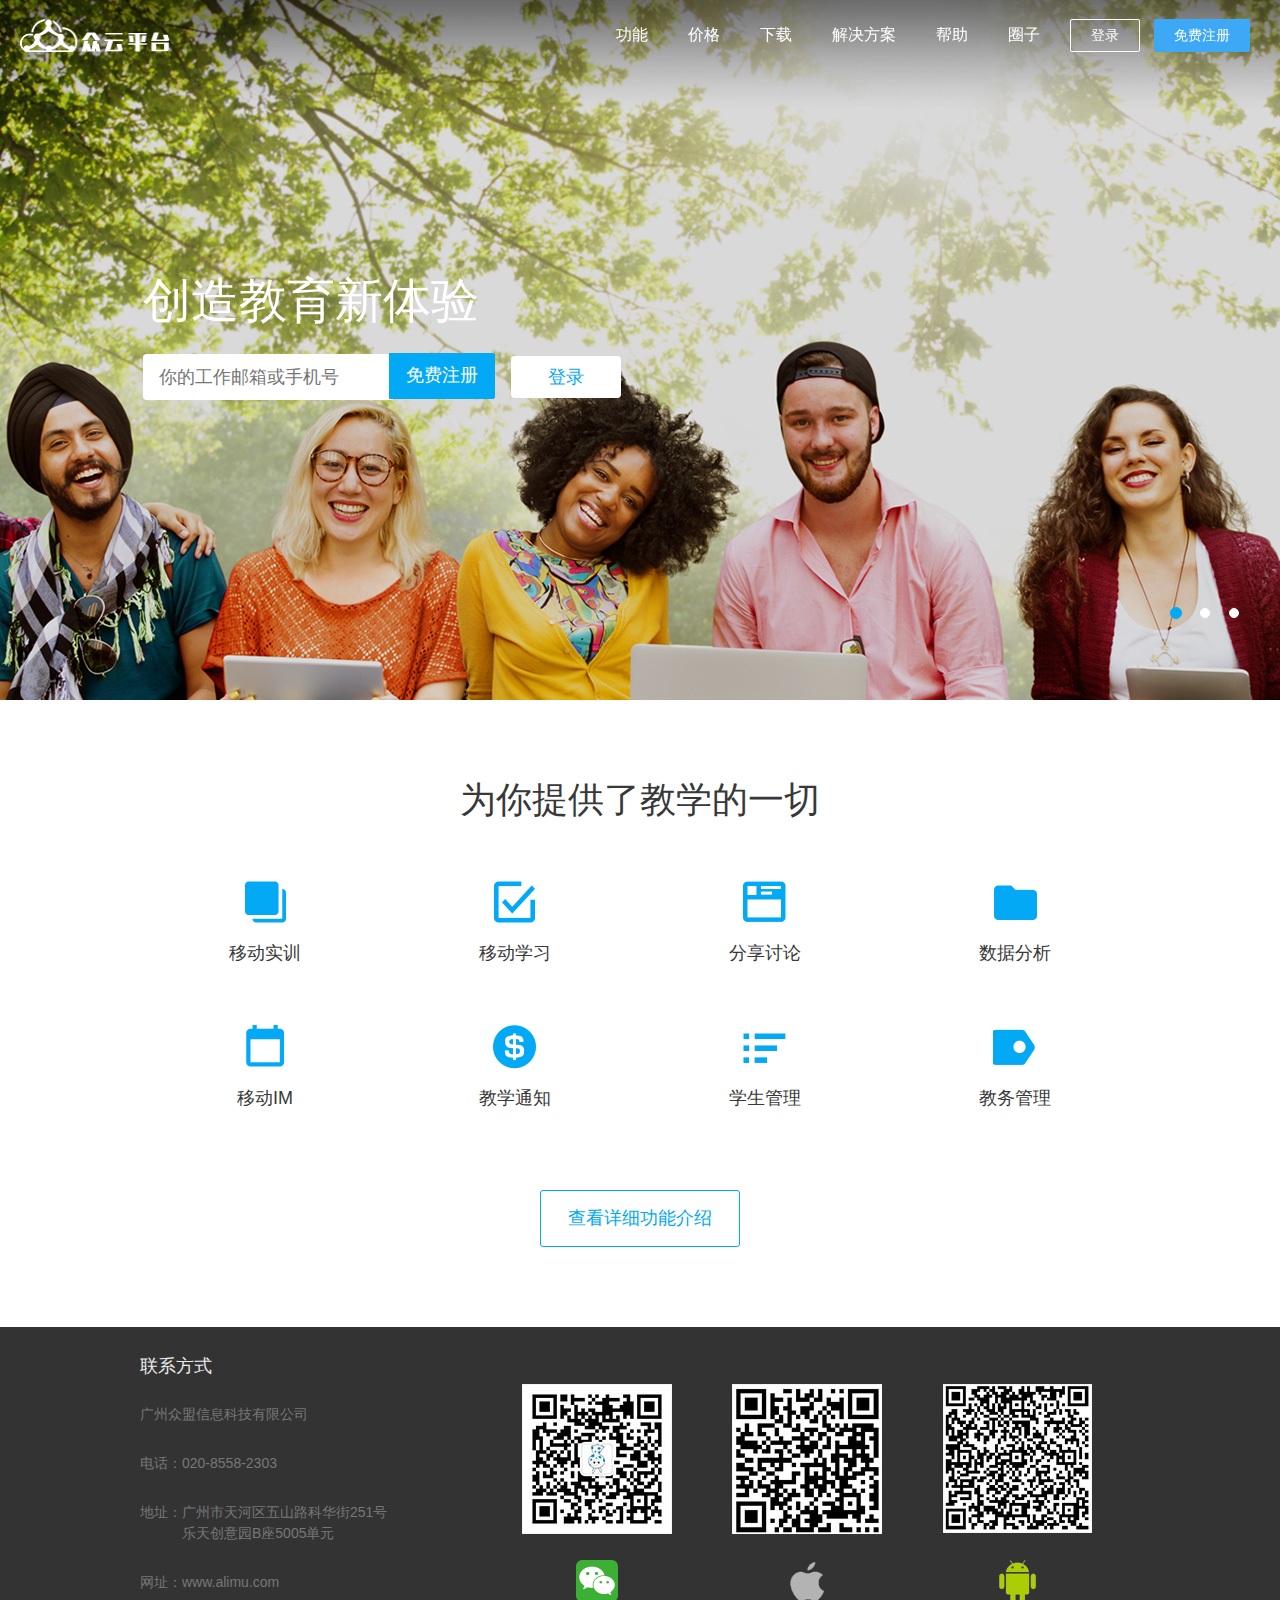
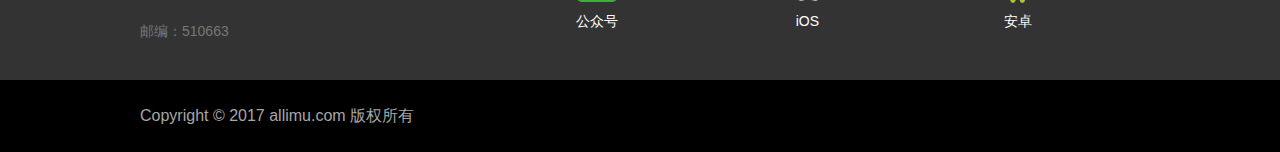
<file: index.html>
<!DOCTYPE html>
<html>

	<head>
		<meta charset="utf-8" />
		<meta http-equiv="X-UA-Compatible" content="IE=edge">
		<meta name="viewport" content="width=device-width, initial-scale=1">
		<title></title>
		<link rel="stylesheet" type="text/css" href="css/bootstrap.min.css" />
		<link rel="stylesheet" type="text/css" href="css/reset.css" />
		<link rel="stylesheet" type="text/css" href="css/common.css" />
		<link rel="stylesheet" type="text/css" href="css/index.css" />
		<!-- HTML5 shim and Respond.js for IE8 support of HTML5 elements and media queries -->
		<!-- WARNING: Respond.js doesn't work if you view the page via file:// -->
		<!--[if lt IE 9]>
	      <script src="https://cdn.bootcss.com/html5shiv/3.7.3/html5shiv.min.js"></script>
	      <script src="https://cdn.bootcss.com/respond.js/1.4.2/respond.min.js"></script>
	    <![endif]-->
	</head>

	<body>
		<header class="header transparent">
			<div class="header-container">
				<div class="navbar">
					<div class="navbar-header">
						<a class="navbar-brand" href="index.html"></a>
					</div>
					<div class="navbar-collapse clearfloat">
						<ul class="navbar-button">
							<li>
								<a class="login" href="login.html">登录</a>
							</li>
							<li>
								<a class="signup" href="register.html"><span>免费注册</span></a>
							</li>
						</ul>
						<ul class="navbar-nav">
							<li>
								<a href="">功能</a>
							</li>
							<li>
								<a href="">价格</a>
							</li>
							<li>
								<a href="downapp.html">下载</a>
							</li>
							<li>
								<a href="">解决方案</a>
							</li>
							<li>
								<a href="">帮助</a>
							</li>
							<li>
								<a href="">圈子</a>
							</li>
						</ul>
					</div>
				</div>
			</div>
		</header>
		<div class="main">
			<div class="jumbotron">
				<div class="ad_wrap">
					<div id="carousel-example-generic" class="carousel slide" data-ride="carousel">
						<!-- Indicators -->
						<ol class="carousel-indicators">
							<li data-target="#carousel-example-generic" data-slide-to="0" class="active"></li>
							<li data-target="#carousel-example-generic" data-slide-to="1"></li>
							<li data-target="#carousel-example-generic" data-slide-to="2"></li>
						</ol>
						<!-- Wrapper for slides -->
						<div class="carousel-inner" role="listbox">
							<div class="item active">
								<div class="img_wrap img1"></div>
							</div>
							<div class="item">
								<div class="img_wrap img2"></div>
							</div>
							<div class="item">
								<div class="img_wrap img3"></div>
							</div>
						</div>
					</div>
					<!--轮播图结束-->
				</div>
				<div class="container">
					<div class="intro">
						<h1 class="title slogan">创造教育新体验</h1></div>
					<div class="input-button-group">
						<input class="input-lg username" placeholder="你的工作邮箱或手机号" type="text">
						<a href="register.html" class="btn btn-primary btn-lg free-signup" >免费注册</a>
					</div>
					<a href="login.html" class="big-login">登录</a>
				</div>
			</div>
			<div class="features">
				<div>
					<h1 class="title">为你提供了教学的一切</h1>
					<div class="feature_cont">
						<div class="feature_wrap">
							<div class="feature-icon project"></div>
							<h4>移动实训</h4>
						</div>
						<div class="feature_wrap">
							<div class="feature-icon task"></div>
							<h4>移动学习</h4>
						</div>
						<div class="feature_wrap">
							<div class="feature-icon wall"></div>
							<h4>分享讨论</h4>
						</div>
						<div class="feature_wrap">
							<div class="feature-icon file"></div>
							<h4>数据分析</h4>
						</div>
						<div class="feature_wrap">
							<div class="feature-icon event"></div>
							<h4>移动IM</h4>
						</div>
						<div class="feature_wrap">
							<div class="feature-icon bookkeeping"></div>
							<h4>教学通知</h4>
						</div>
						<div class="feature_wrap">
							<div class="feature-icon news"></div>
							<h4>学生管理</h4>
						</div>
						<div class="feature_wrap">
							<div class="feature-icon review"></div>
							<h4>教务管理</h4>
						</div>
					</div>
					<div class="ghost_wrap">
						<a href="" class="ghost">查看详细功能介绍</a>
					</div>
				</div>
			</div>
		</div>
		<footer class="site-footer">
			<div class="container">
				<div class="footer-nav">
					<div class="left">
						<h4>联系方式</h4>
						<p>广州众盟信息科技有限公司</p>
						<p>电话：020-8558-2303</p>
						<p>
							地址：广州市天河区五山路科华街251号<span>乐天创意园B座5005单元</span>
						</p>	
						<p>网址：www.alimu.com</p>
						<p>邮编：510663</p>
					</div>
					<div class="right">
						<div class="right-item">
							<span class="m-place rwm1"></span>
							<span class="icon-place sb-icon1"></span>
							<p>公众号</p>
						</div>
						<div class="right-item">
							<span class="m-place rwm2"></span>
							<span class="icon-place sb-icon2"></span>
							<p>iOS</p>
						</div>
						<div class="right-item">
							<span class="m-place rwm3"></span>
							<span class="icon-place sb-icon3"></span>
							<p>安卓</p>
						</div>
					</div>
				</div>
			</div>
			<div class="copyright">
				<div class="container">
					<div class="copyandlang text">Copyright © 2017 allimu.com 版权所有</div>
				</div>
			</div>
		</footer>
		<script src="http://libs.baidu.com/jquery/2.0.0/jquery.min.js"></script>
		<script src="js/bootstrap.min.js" type="text/javascript" charset="utf-8"></script>
		<script src="js/common.js" type="text/javascript" charset="utf-8"></script>
	</body>
</html>
</file>
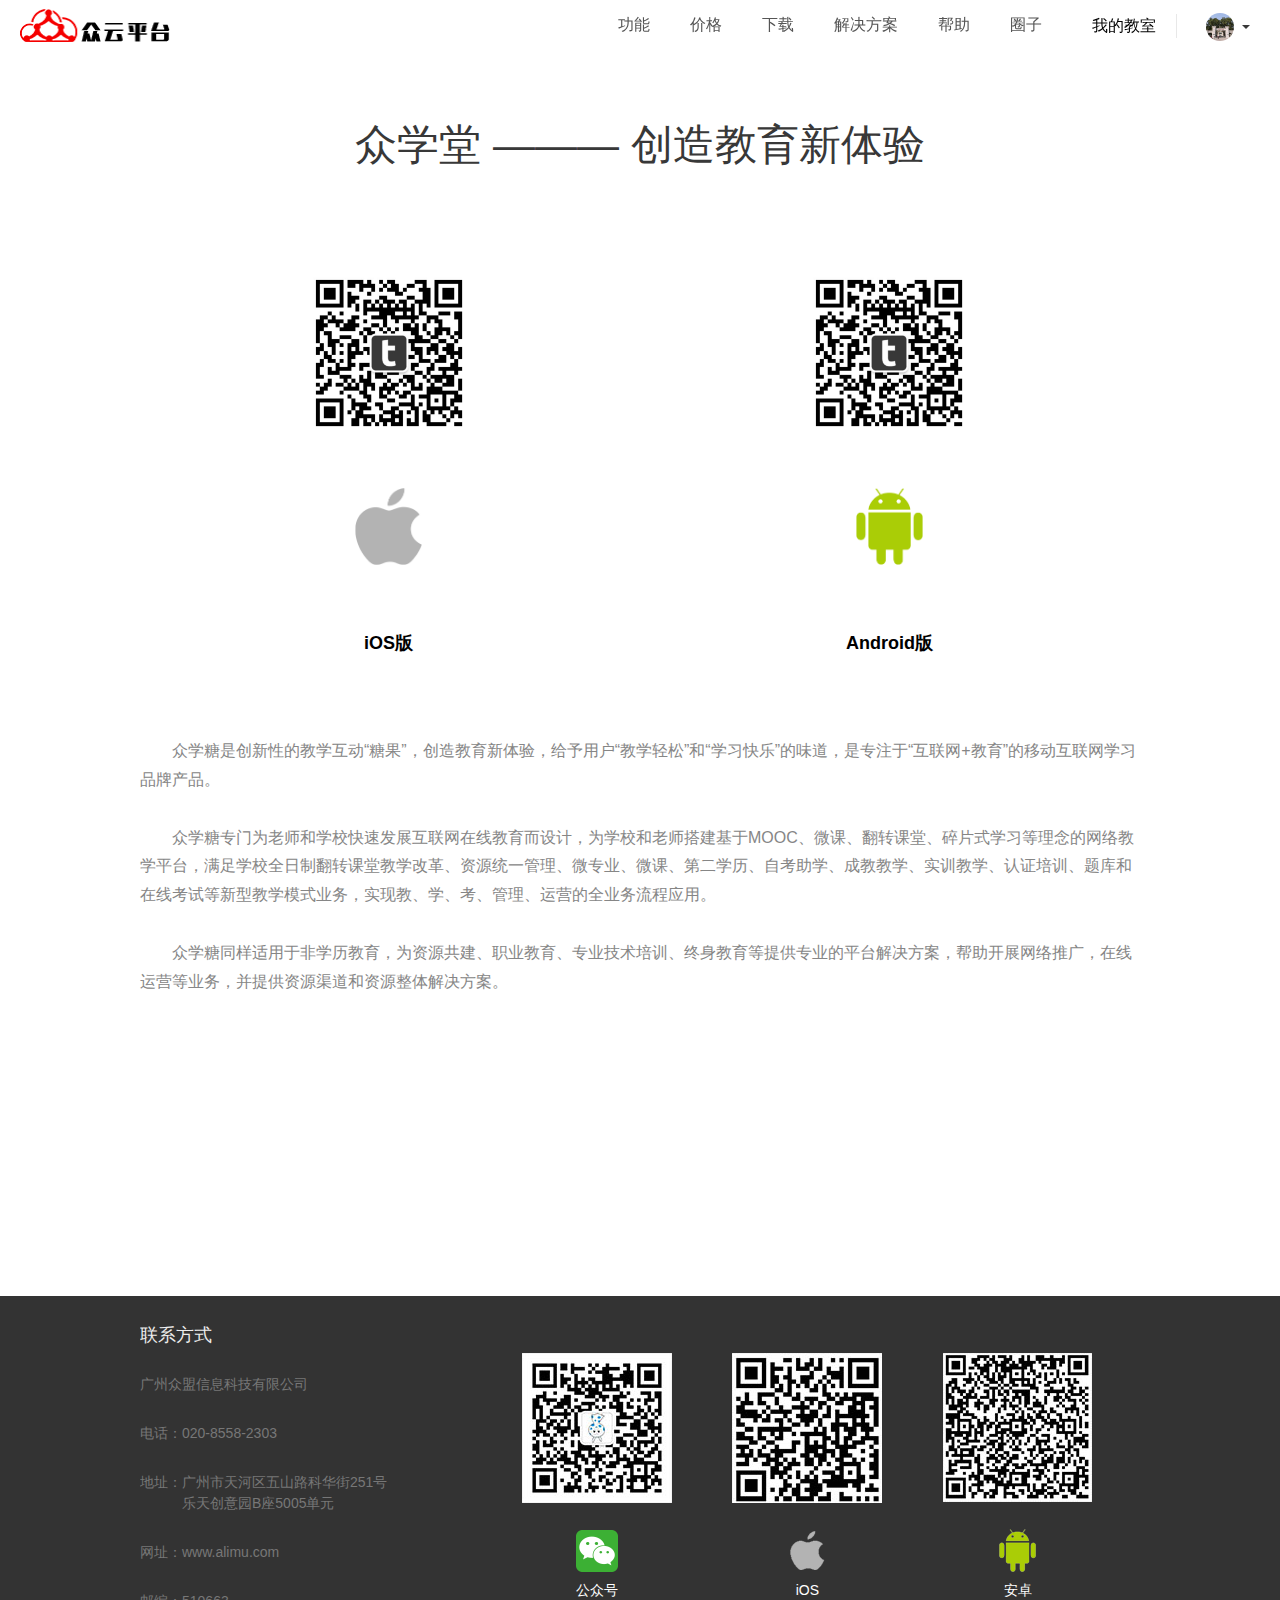
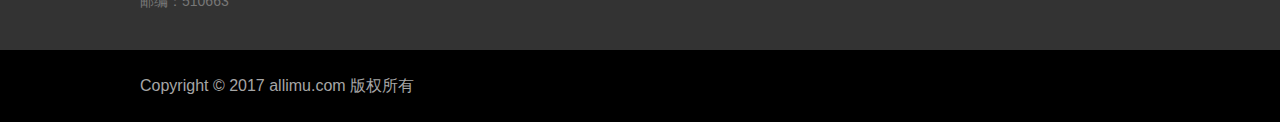
<file: downapp.html>
<!DOCTYPE html>
<html>
	<head>
		<meta charset="utf-8" />
		<meta http-equiv="X-UA-Compatible" content="IE=edge">
		<meta name="viewport" content="width=device-width, initial-scale=1">
		<title></title>
		<link rel="stylesheet" type="text/css" href="css/bootstrap.min.css" />
		<link rel="stylesheet" type="text/css" href="css/reset.css" />
		<link rel="stylesheet" type="text/css" href="css/common.css" />
		<link rel="stylesheet" type="text/css" href="css/downapp.css" />		
		<!-- HTML5 shim and Respond.js for IE8 support of HTML5 elements and media queries -->
		<!-- WARNING: Respond.js doesn't work if you view the page via file:// -->
		<!--[if lt IE 9]>
	      <script src="https://cdn.bootcss.com/html5shiv/3.7.3/html5shiv.min.js"></script>
	      <script src="https://cdn.bootcss.com/respond.js/1.4.2/respond.min.js"></script>
	    <![endif]-->
	</head>

	<body>
		<header class="header transparent">
			<div class="header-container">
				<div class="navbar">
					<div class="navbar-header">
						<a class="navbar-brand" href="index.html"></a>
					</div>
					<div class="navbar-collapse clearfloat">
						<ul class="navbar-button">
							<li>
								<a class="my-class" href="">我的教室</a>
							</li>
							<li class="avatar-wrap"> 
								<span class="avatar img-circle"></span>
								<span class="caret"></span>
								<ul class="use-list" style="display: none;">
		                            <li><a href="userSet.html">设置</a></li>
		                            <li><a href="order.html">我的订单</a></li>
		                            <li><a href="product.html">可购产品和服务</a></li>
		                            <li><a href="#">我的产品和服务</a></li>
		                        </ul>
							</li>
						</ul>
						<ul class="navbar-nav">
							<li>
								<a href="">功能</a>
							</li>
							<li>
								<a href="">价格</a>
							</li>
							<li>
								<a href="downapp.html">下载</a>
							</li>
							<li>
								<a href="">解决方案</a>
							</li>
							<li>
								<a href="">帮助</a>
							</li>
							<li>
								<a href="">圈子</a>
							</li>
						</ul>
					</div>
				</div>
			</div>
		</header>
		<div class="main">
			<div class="content">
				<h2 class="title">众学堂&nbsp;———&nbsp;创造教育新体验</h2>
				<div class="item">
					<div class="download-img"></div>
					<div class="iph-icon"></div>
					<p>iOS版</p>
				</div>
				<div class="item">
					<div class="download-img"></div>
					<div class="and-icon"></div>
					<p>Android版</p>
				</div>
				<p class="txt-cont">众学糖是创新性的教学互动“糖果”，创造教育新体验，给予用户“教学轻松”和“学习快乐”的味道，是专注于“互联网+教育”的移动互联网学习品牌产品。<br /><br /></p>
				<p class="txt-cont">众学糖专门为老师和学校快速发展互联网在线教育而设计，为学校和老师搭建基于MOOC、微课、翻转课堂、碎片式学习等理念的网络教学平台，满足学校全日制翻转课堂教学改革、资源统一管理、微专业、微课、第二学历、自考助学、成教教学、实训教学、认证培训、题库和在线考试等新型教学模式业务，实现教、学、考、管理、运营的全业务流程应用。<br /><br /></p>
				<p class="txt-cont">众学糖同样适用于非学历教育，为资源共建、职业教育、专业技术培训、终身教育等提供专业的平台解决方案，帮助开展网络推广，在线运营等业务，并提供资源渠道和资源整体解决方案。</p>
			</div>
		</div>	
		<footer class="site-footer">
			<div class="container">
				<div class="footer-nav">
					<div class="left">
						<h4>联系方式</h4>
						<p>广州众盟信息科技有限公司</p>
						<p>电话：020-8558-2303</p>
						<p>
							地址：广州市天河区五山路科华街251号<span>乐天创意园B座5005单元</span>
						</p>	
						<p>网址：www.alimu.com</p>
						<p>邮编：510663</p>
					</div>
					<div class="right">
						<div class="right-item">
							<span class="m-place rwm1"></span>
							<span class="icon-place sb-icon1"></span>
							<p>公众号</p>
						</div>
						<div class="right-item">
							<span class="m-place rwm2"></span>
							<span class="icon-place sb-icon2"></span>
							<p>iOS</p>
						</div>
						<div class="right-item">
							<span class="m-place rwm3"></span>
							<span class="icon-place sb-icon3"></span>
							<p>安卓</p>
						</div>
					</div>
				</div>
			</div>
			<div class="copyright">
				<div class="container">
					<div class="copyandlang text">Copyright © 2017 allimu.com 版权所有</div>
				</div>
			</div>
		</footer>
		<script src="http://libs.baidu.com/jquery/2.0.0/jquery.min.js"></script>
		<script src="js/bootstrap.min.js" type="text/javascript" charset="utf-8"></script>
		<script src="js/common.js" type="text/javascript" charset="utf-8"></script>
	</body>
</html>
</file>
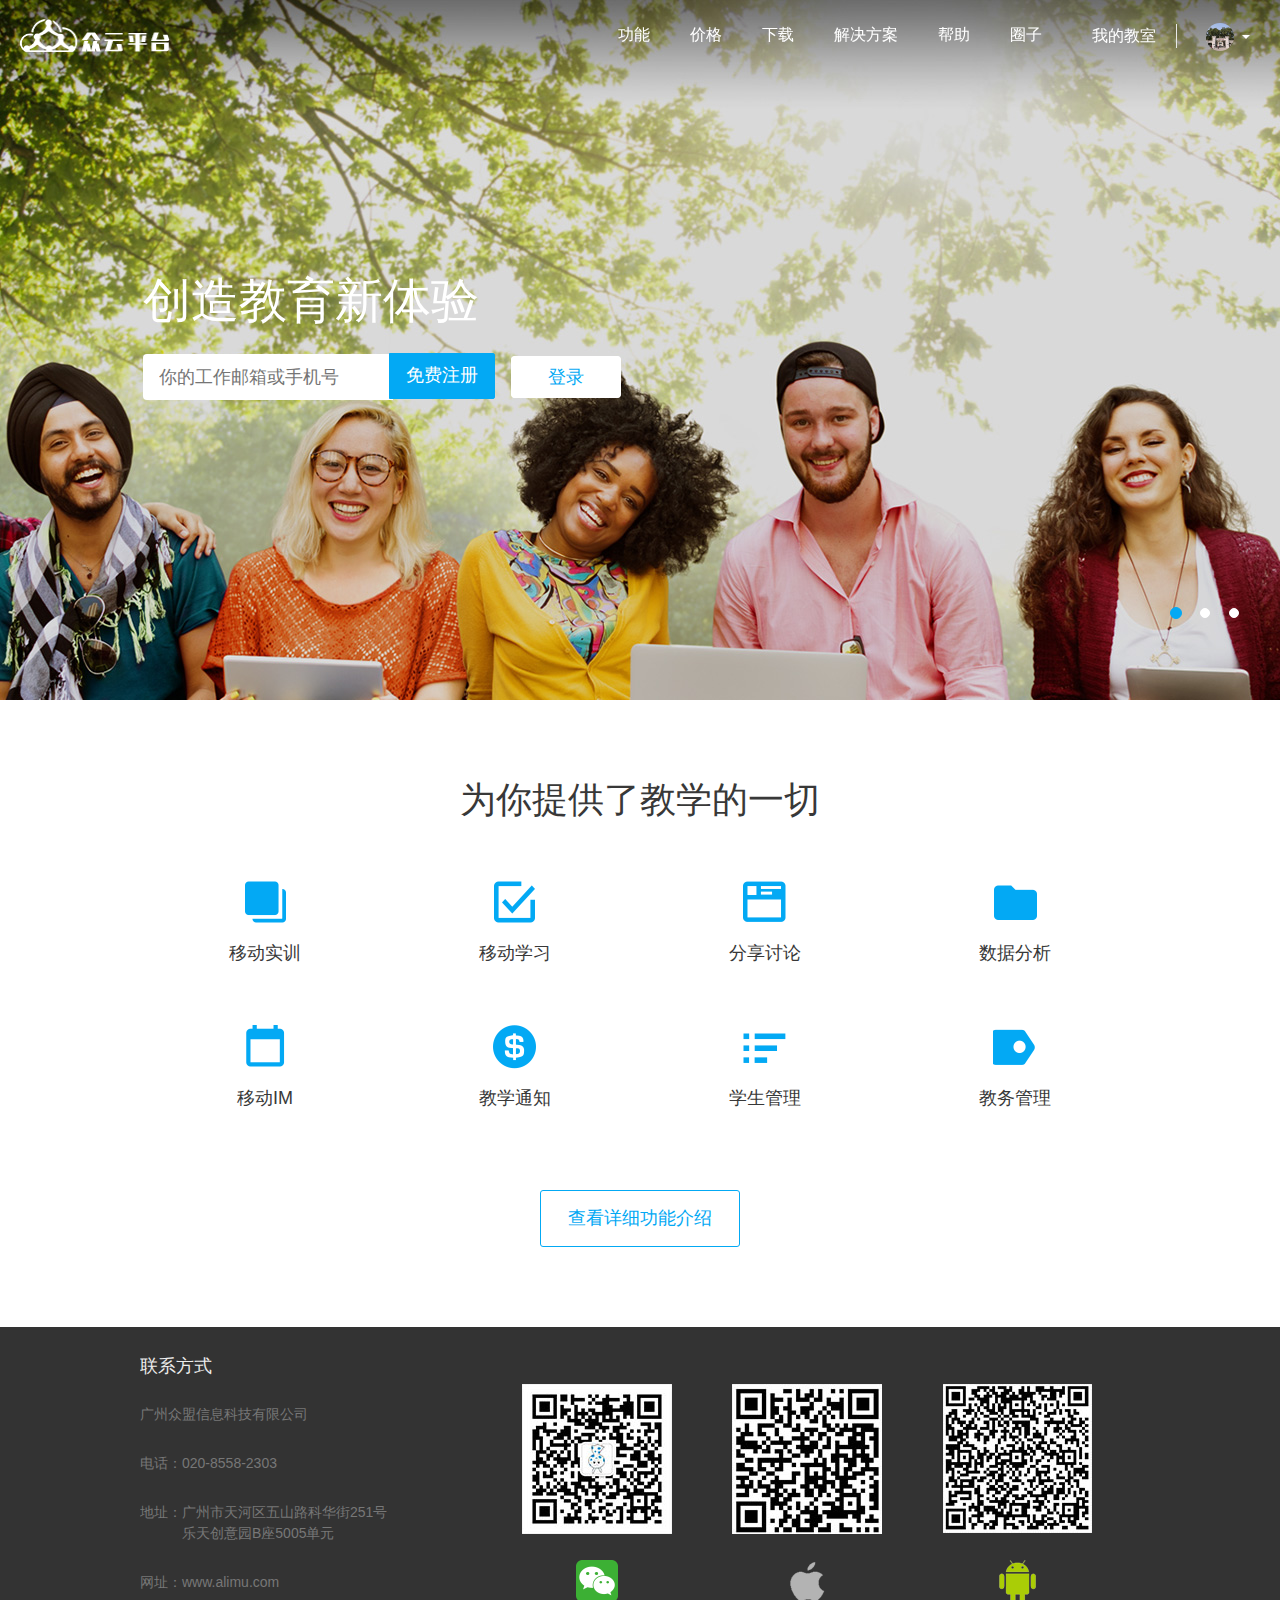
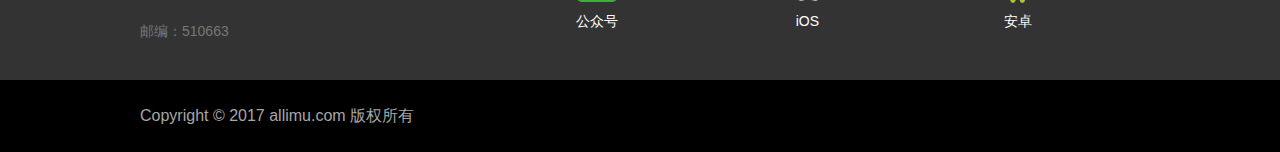
<file: index-登录后.html>
<!DOCTYPE html>
<html>
	<head>
		<meta charset="utf-8" />
		<meta http-equiv="X-UA-Compatible" content="IE=edge">
		<meta name="viewport" content="width=device-width, initial-scale=1">
		<title></title>
		<link rel="stylesheet" type="text/css" href="css/bootstrap.min.css" />
		<link rel="stylesheet" type="text/css" href="css/reset.css" />
		<link rel="stylesheet" type="text/css" href="css/common.css" />
		<link rel="stylesheet" type="text/css" href="css/index.css" />
		<!-- HTML5 shim and Respond.js for IE8 support of HTML5 elements and media queries -->
		<!-- WARNING: Respond.js doesn't work if you view the page via file:// -->
		<!--[if lt IE 9]>
	      <script src="https://cdn.bootcss.com/html5shiv/3.7.3/html5shiv.min.js"></script>
	      <script src="https://cdn.bootcss.com/respond.js/1.4.2/respond.min.js"></script>
	    <![endif]-->
	</head>

	<body>
		<header class="header transparent">
			<div class="header-container">
				<div class="navbar">
					<div class="navbar-header">
						<a class="navbar-brand" href="#"></a>
					</div>
					<div class="navbar-collapse clearfloat">
						<ul class="navbar-button">
							<li>
								<a class="my-class" href="">我的教室</a>
							</li>
							<li class="avatar-wrap"> 
								<span class="avatar img-circle"></span>
								<span class="caret"></span>
								<ul class="use-list" style="display: none;">
		                            <li><a href="userSet.html">设置</a></li>
		                            <li><a href="order.html">我的订单</a></li>
		                            <li><a href="product.html">可购产品和服务</a></li>
		                            <li><a href="#">我的产品和服务</a></li>
		                        </ul>
							</li>
						</ul>
						<ul class="navbar-nav">
							<li>
								<a href="">功能</a>
							</li>
							<li>
								<a href="">价格</a>
							</li>
							<li>
								<a href="downapp.html">下载</a>
							</li>
							<li>
								<a href="">解决方案</a>
							</li>
							<li>
								<a href="">帮助</a>
							</li>
							<li>
								<a href="">圈子</a>
							</li>
						</ul>
					</div>
				</div>
			</div>
		</header>
		<div class="main">
			<div class="jumbotron">
				<div class="ad_wrap">
					<div id="carousel-example-generic" class="carousel slide" data-ride="carousel">
						<!-- Indicators -->
						<ol class="carousel-indicators">
							<li data-target="#carousel-example-generic" data-slide-to="0" class="active"></li>
							<li data-target="#carousel-example-generic" data-slide-to="1"></li>
							<li data-target="#carousel-example-generic" data-slide-to="2"></li>
						</ol>
						<!-- Wrapper for slides -->
						<div class="carousel-inner" role="listbox">
							<div class="item active">
								<div class="img_wrap img1"></div>
							</div>
							<div class="item">
								<div class="img_wrap img2"></div>
							</div>
							<div class="item">
								<div class="img_wrap img3"></div>
							</div>
						</div>
					</div>
					<!--轮播图结束-->
				</div>
				<div class="container">
					<div class="intro">
						<h1 class="title slogan">创造教育新体验</h1></div>
					<div class="input-button-group">
						<input class="input-lg username" placeholder="你的工作邮箱或手机号" type="text">
						<a href="register.html" class="btn btn-primary btn-lg free-signup" >免费注册</a>
					</div>
					<a href="login.html" class="big-login">登录</a>
				</div>
			</div>
			<div class="features">
				<div>
					<h1 class="title">为你提供了教学的一切</h1>
					<div class="feature_cont">
						<div class="feature_wrap">
							<div class="feature-icon project"></div>
							<h4>移动实训</h4>
						</div>
						<div class="feature_wrap">
							<div class="feature-icon task"></div>
							<h4>移动学习</h4>
						</div>
						<div class="feature_wrap">
							<div class="feature-icon wall"></div>
							<h4>分享讨论</h4>
						</div>
						<div class="feature_wrap">
							<div class="feature-icon file"></div>
							<h4>数据分析</h4>
						</div>
						<div class="feature_wrap">
							<div class="feature-icon event"></div>
							<h4>移动IM</h4>
						</div>
						<div class="feature_wrap">
							<div class="feature-icon bookkeeping"></div>
							<h4>教学通知</h4>
						</div>
						<div class="feature_wrap">
							<div class="feature-icon news"></div>
							<h4>学生管理</h4>
						</div>
						<div class="feature_wrap">
							<div class="feature-icon review"></div>
							<h4>教务管理</h4>
						</div>
					</div>
					<div class="ghost_wrap">
						<a href="" class="ghost">查看详细功能介绍</a>
					</div>
				</div>
			</div>
		</div>
		<footer class="site-footer">
			<div class="container">
				<div class="footer-nav">
					<div class="left">
						<h4>联系方式</h4>
						<p>广州众盟信息科技有限公司</p>
						<p>电话：020-8558-2303</p>
						<p>
							地址：广州市天河区五山路科华街251号<span>乐天创意园B座5005单元</span>
						</p>		
						<p>网址：www.alimu.com</p>
						<p>邮编：510663</p>
					</div>
					<div class="right">
						<div class="right-item">
							<span class="m-place rwm1"></span>
							<span class="icon-place sb-icon1"></span>
							<p>公众号</p>
						</div>
						<div class="right-item">
							<span class="m-place rwm2"></span>
							<span class="icon-place sb-icon2"></span>
							<p>iOS</p>
						</div>
						<div class="right-item">
							<span class="m-place rwm3"></span>
							<span class="icon-place sb-icon3"></span>
							<p>安卓</p>
						</div>
					</div>
				</div>
			</div>
			<div class="copyright">
				<div class="container">
					<div class="copyandlang text">Copyright © 2017 allimu.com 版权所有</div>
				</div>
			</div>
		</footer>
		<script src="http://libs.baidu.com/jquery/2.0.0/jquery.min.js"></script>
		<script src="js/bootstrap.min.js" type="text/javascript" charset="utf-8"></script>
		<script src="js/common.js" type="text/javascript" charset="utf-8"></script>
	</body>
</html>
</file>
<file: css/common.css>
/*头样式*/
.header{
	min-width: 1000px;
	position: fixed;
    top: 0;
    z-index: 103;
    width: 100%;
    height: 50px;
    background-color: rgba(255,255,255,.97);
    transition: all 0.5s;
}

.header-container{
	width: 100%;
    padding: 0 15px 0 20px;
}
.navbar{
    padding-top: 0;
    height: 50px;
    border: none;
}

.navbar-header{
    float: left;
}
.navbar-brand{
    width: 150px;
    padding: 0;
    text-indent: -9999px;
    background-image: url(../img/logo.png);
    background-repeat: no-repeat;
    background-position: center center;
    background-size: contain;
}

.navbar-collapse{
	display: block!important;
    height: auto!important;
    padding-bottom: 0;
    overflow: visible!important;
}
.navbar-collapse>ul>li{
	display: inline-block;
}
.navbar-button,
.navbar-nav{
	float: right;
}
.navbar-button>li>a,
.navbar-nav>li>a{
	display: inline-block;
}

.navbar-nav>li:hover{
	background-color: rgba(255,255,255,0.2);
	display: inline-block;
}
.navbar-button>li>a:hover,
.navbar-nav>li>a:hover{
	color: #428bca;
}

.navbar-button>li>a.login {
    border: 1px solid #000000;
    background-color: transparent;
    margin: 9px 0 9px 10px;
    padding: 5px 20px;
    border-radius: 2px;
    transition: all 0.5s;
}
.header .navbar-button>li>a.login:hover{
    border: 1px solid #383838;
    background-color: #383838;
    margin: 9px 0 9px 10px;
    padding: 5px 20px;
    border-radius: 2px;
    color: #FFFFFF;
}
.navbar-button>li>a.signup{
	padding: 6px 20px;
    min-width: 70px;
    color: #FFF;
    background-color: #3DA8F5;
    margin-left: 10px;
    border-radius: 2px;
}
.header .navbar-button>li>a.signup:hover{
	background: -webkit-linear-gradient(left,#81E0FA,#3DA8F5);
	background: linear-gradient(left,#81E0FA,#3DA8F5);
}

.navbar-nav{
	margin: 9px 0;
}
.navbar-nav>li>a{
    font-size: 16px;
    padding: 6px 20px;
    border-radius: 3px;
}

/*登录后*/
.navbar-button .my-class{
	color: #000000;
    margin: 14px 0px 14px 10px;
    padding: 0 20px;
    font-size: 16px;
    border-right: 1px solid #E8E8E8;
}
.navbar-button .avatar-wrap{
	cursor: pointer;
	position: relative;
	height: 38px;
}
.navbar-button .avatar{
	display: inline-block;
	width: 28px;
	height: 28px;
	margin: 0 2px 0 25px;
	background-color: #000000;
	vertical-align: middle;
	background:url(../img/toux.png) center top;
	background-size: cover;
}
.navbar-button .use-list{
	position: absolute;
	right: -22px;
	top: 36px;
    padding: 6px 0;
	text-align: center;
	box-shadow: 0 7px 21px rgba(0,0,0,.1);
	background-color: #fff;
}
.navbar-button .use-list li a{
	padding: 6px 0;
	display: block;
	width: 135px;
	font-size: 16px;	
}	
/*底部样式*/
.site-footer {
	min-width: 1000px;
    background-color: #333;
    color: #fff;
}
.site-footer .container{
	width: 1000px;
	padding: 0;
}
.site-footer .footer-nav {
    padding: 30px 0 10px;
    margin-left: 0;
    margin-bottom: 0;
	overflow: hidden;
}
.footer-nav .left{
	width: 250px;
	display: inline-block;
}

.footer-nav .left h4,
.footer-nav .left p{
	margin-bottom: 28px;
}
.footer-nav .left h4{
	color: #ededed;
}
.footer-nav .left p{
	color: #777;
}
.footer-nav .left p:hover{
	color: #FFFFFF;
	cursor: pointer;
	transition: all 0.5s; 
}
.footer-nav .left p span{
	display: block;
	text-indent: 3em;
}
.footer-nav .right{
	width: 745px;
	display: inline-block;
	vertical-align: top;
	padding-top: 27px;
	padding-left: 100px;
}
.footer-nav .right .right-item{
	display: inline-block;
	width: 32%;
	text-align: center;
}
.footer-nav .right .m-place{
	display: inline-block;
	width: 150px;
	height: 150px;
}
.footer-nav .right .rwm1{
	background: url(../img/erwm1.jpg) no-repeat;
}
.footer-nav .right .rwm2{
	background: url(../img/erwm2.jpg) no-repeat;
}
.footer-nav .right .rwm3{
	background: url(../img/erwm3.jpg) no-repeat;
}
.footer-nav .right .right-item .icon-place{
	display:block;
	margin: 20px  auto 8px;
	width: 43px;
	height: 43px;
}
.footer-nav .right .right-item .sb-icon1{
	background: url(../img/wx-icon.png) no-repeat;
	background-position: center;
}
.footer-nav .right .right-item .sb-icon2{
	background: url(../img/ip-icon.png) no-repeat;
	background-position: center;
}
.footer-nav .right .right-item .sb-icon3{
	background: url(../img/adz-icon.png) no-repeat;
	background-position: center;
}
/*版权样式*/
.site-footer .copyright {
    background-color: #000;
    min-height: 70px;
}
.page-index .container {
    width: 1000px;
}
.site-footer .copyright .text, .site-footer .copyright .text a {
    color: #a6a6a6;
}
.site-footer .copyright .text {
    display: block;
    float: left;
    font-size: 16px;
    padding: 24px 0;
}
.site-footer .copyright .sns-info {
    float: right;
    margin: 15px 0;
}
.site-footer .copyright .sns-info>a.icon.icon-wechat {
    position: relative;
}
.site-footer .copyright .sns-info>a.icon.icon-wechat .pop {
    display: none;
    position: absolute;
    top: -210px;
    left: -56px;
    width: 150px;
    height: 205px;
    padding: 20px 10px;
    border: 1px solid #d5d8dd;
    background-color: #FFF;
    text-align: center;
    box-shadow: 0 1px 6px rgba(0,0,0,.15);
}
.site-footer .copyright .sns-info>a.icon .pop {
    font-size: 14px;
    line-height: 20px;
}
.site-footer .copyright .sns-info>a.icon {
    display: inline-block;
    width: 40px;
    height: 40px;
    font-size: 22px;
    text-align: center;
    line-height: 40px;
    border-radius: 50%;
    margin-right: 10px;
    cursor: pointer;
    -webkit-transform: translateZ(0);
    -webkit-backface-visibility: hidden;
}
</file>
<file: css/index.css>
body{
	background-color: #FFFFFF;
}
.transparent{
	height: 60px !important;
	background-color: rgba(0,0,0,0);
	transition: all 0.5s;
}
.transparent .navbar{
	padding-top: 10px;
    height: 60px;
    border: none;
    color: #FFFFFF;
}
.transparent .navbar-brand{
	background-image: url(../img/logo-white.png);
}
.transparent .navbar-button>li>a.login:hover {
    border: 1px solid #FFFFFF;
    background-color: #FFFFFF;
    color: #03A9F4;
}
.transparent .navbar-button>li>a.login {
    border: 1px solid #FFFFFF;
    color: #FFFFFF;
    transition: all 0.5s;
}
.transparent .navbar-nav>li>a,
.transparent .navbar-button .my-class{
    color: #FFFFFF;
}

.transparent .navbar-button .use-list{
	background-color: rgba(255,255,255,0.2);
	top:38px;
}
.transparent .navbar-button .use-list>li>a{
	color: #fff;
}
.transparent .navbar-button .use-list>li>a:hover{
	background-color: rgba(255,255,255,0.2);
}
.main{
	min-width: 1000px;
}
.jumbotron {
    position: relative;
    min-height: 700px;
    padding-top: 270px;
    padding-bottom:100px;
    margin-bottom: 0;
}
.jumbotron .container{
	width: 80%;
}
.ad_wrap{
	position: absolute;
	top: 0;
	left: 0;
	width: 100%;
	height: 700px;
}
 .jumbotron .container .intro .title {
    position: relative;
    z-index: 2;
    font-size: 48px;
    margin-bottom: 20px;
    line-height: 1.3em;
    color: #FFFFFF;
}
.jumbotron .container .input-button-group input {
    position: relative;
    width: 250px;
    border: none;
    font-size: 18px;
    z-index: 2;
    border-top-right-radius: 0px;
    border-bottom-right-radius: 0px; 
    border-top-left-radius: 4px;
    border-bottom-left-radius: 4px;  
}
.jumbotron .container .input-button-group .free-signup{
	height: 46px;
	position: relative;
	z-index: 2;
	top: -3px;
	left:-4px;
	border-radius: 0px;
	background-color: #03A9F4;
	border-color:  #03A9F4;
 	border-top-right-radius: 2px;
    border-bottom-right-radius: 2px; 
} 
.jumbotron .container .input-button-group {
    display: inline-table;
    transform: translateY(2px);
}
.jumbotron .container .big-login{
	position: relative;
	top: 2px;
	z-index: 2;
	padding: 10px 36px;
	color: #03A9F4;
    border: 1px solid #FFF;
    background-color: #FFFFFF;
    margin-left: 8px;
    font-size: 18px;
    border-radius: 4px;
    transition: all 0.5s;
}

.carousel-inner,
.carousel-inner .item{
	height: 700px;
}
.carousel-inner .item img{
	height: 700px;
}
.img_wrap{
	width: 100%;
	height: 100%;
}
.img1{
	background: url(../img/1.jpg);
	background-position: center top;
	background-size: cover; 
}
.img2{
	background: url(../img/2.jpg);
	background-position: center top;
	background-size: cover; 
}
.img3{
	background: url(../img/3.jpg);
	background-position: center top;
	background-size: cover; 
}
.carousel{
	position: relative;
}
.carousel-indicators{
	position: absolute;
	width: 100%;
	bottom: 65px;
	right: 40px;
	left: 0;
	margin-left: 0;
	text-align: right;
	padding-right: 40px;
}
.carousel-indicators li,
.carousel-indicators li.active{
	margin-left: 14px;
}
.carousel-indicators li{
	background-color: #FFFFFF;
}
.carousel-indicators li.active{
	background-color: #03A9F4;
	border-color: #03A9F4;
}

.features{
	width: 1000px;
	margin: 0 auto;
	padding: 80px 0;
	overflow: hidden;
}
.features .title{
	text-align: center;
	margin-bottom: 60px;
}
.feature_cont{
	overflow: hidden;
}
.feature_wrap{
	padding-bottom: 60px;
	text-align: center;
	float: left;
	width: 250px;
	height: 145px;
	
}
.feature_wrap .feature-icon{
	width: 44px;
    height: 44px;
    margin: 0 auto 20px;
    background-image: url(../img/feature-icon@2x.png);
    background-size: 352px 44px;
}
.feature_wrap .project{
	background-position: 0 0;
}
.feature_wrap .task{
	background-position: -44px 0;
}
.feature_wrap .wall{
	background-position: -88px 0;
}
.feature_wrap .file{
	background-position: -132px 0;
}
.feature_wrap .event{
	background-position: -176px 0;
}
.feature_wrap .bookkeeping{
	background-position: -220px 0;
}
.feature_wrap .news{
	background-position: -264px 0;
}
.feature_wrap .review{
	background-position: -310px 0;
}
.features .ghost{
	display: inline-block;
	width: 200px;
    padding: 14px 26px;
    font-size: 18px;
    text-decoration: none;
    outline: 0!important;
    color: #03A9F4;
    cursor: pointer;
    border: 1px solid #03A9F4;
	border-radius: 3px;
}
.ghost_wrap{
	text-align: center;
	margin-top: 20px;
}
</file>
<file: css/downapp.css>
.main{
	padding-top: 50px;
}
.main .content{
	width: 1000px;
	margin: 0 auto;
	padding: 72px 0 300px 0;
}
.main .content .title{
	text-align: center;
	font-size: 42px;
}
.content .item{
	width: 49.7%;
	margin-top:100px;
	display: inline-block;
	text-align: center;
}
.download-img{
	margin: 0 auto;
	width: 170px;
	height: 170px;
	background: url(../img/download-wechat.jpg) no-repeat;
	background-size: cover;
}
.iph-icon{
	margin: 0 auto;
	margin-top: 50px;
	width: 67px;
	height: 77px;
	background: url(../img/download-ios@2x.png) no-repeat;
	background-size: 67px 77px;
}
.and-icon{
	margin: 0 auto;
	margin-top: 50px;
	width: 67px;
	height: 77px;
	background: url(../img/download-android@2x.png) no-repeat;
	background-size: 67px 77px;
}
.item p{
	text-align: center;
	font-size: 18px;
	font-weight: bold;
	color: #000000;
	margin-top: 65px;
}
.content .txt-cont:first-of-type{
	margin-top: 80px;
	
}
.content .txt-cont{
	color: #868686;
	font-size: 16px;
	text-indent: 2em;
	line-height: 1.8;
}
</file>
